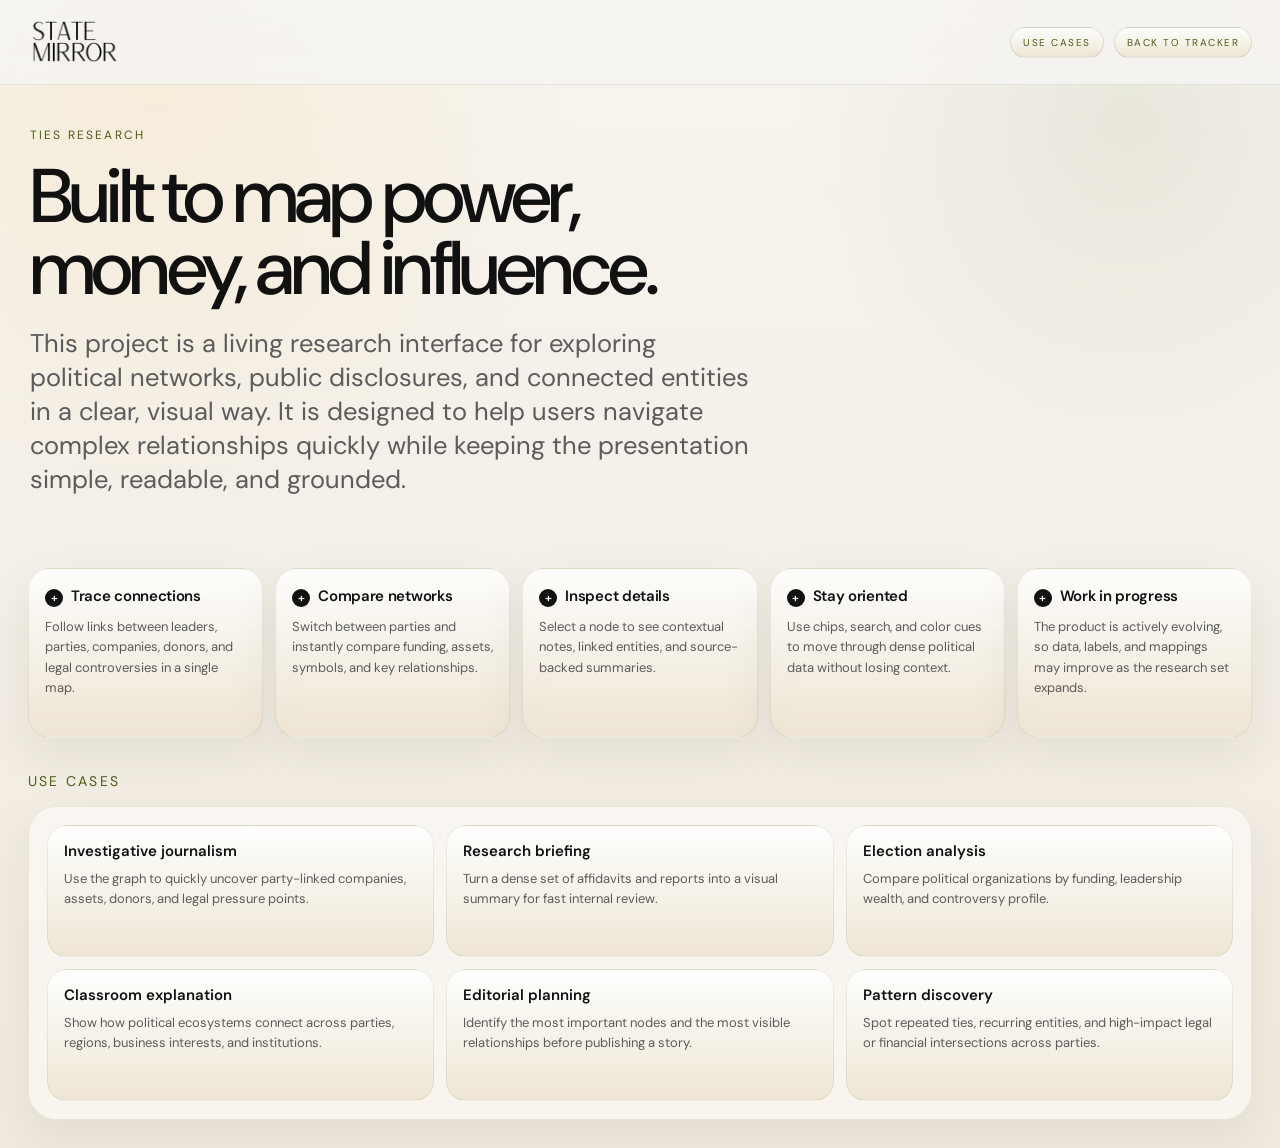
<file: about.html>
<!DOCTYPE html>
<html lang="en">
<head>
<meta charset="UTF-8">
<meta name="viewport" content="width=device-width, initial-scale=1.0">
<title>About Us and Use Cases | TIES Research</title>
<link rel="preconnect" href="https://fonts.googleapis.com">
<link href="https://fonts.googleapis.com/css2?family=DM+Sans:wght@300;400;500;600;700&display=swap" rel="stylesheet">
<link rel="stylesheet" href="about.css">
</head>
  <body>
  <header>
    <a class="logo" href="index.html" aria-label="Home">
      <img src="ties-research-logo.png" alt="Downties Research">
    </a>
    <nav class="top-nav" aria-label="About and use cases">
      <a href="#use-cases" class="top-nav-link">Use Cases</a>
      <a href="index.html" class="top-nav-link">Back to Tracker</a>
    </nav>
  </header>

  <main class="page">
    <section class="hero" id="about-us">
      <div class="hero-kicker">TIES Research</div>
      <h1>Built to map power, money, and influence.</h1>
      <p>
        This project is a living research interface for exploring political networks,
        public disclosures, and connected entities in a clear, visual way. It is designed
        to help users navigate complex relationships quickly while keeping the presentation
        simple, readable, and grounded.
      </p>
    </section>

    <section class="card-grid" aria-label="About details">
      <article class="info-card">
        <div class="card-title">Trace connections</div>
        <div class="card-text">Follow links between leaders, parties, companies, donors, and legal controversies in a single map.</div>
      </article>
      <article class="info-card">
        <div class="card-title">Compare networks</div>
        <div class="card-text">Switch between parties and instantly compare funding, assets, symbols, and key relationships.</div>
      </article>
      <article class="info-card">
        <div class="card-title">Inspect details</div>
        <div class="card-text">Select a node to see contextual notes, linked entities, and source-backed summaries.</div>
      </article>
      <article class="info-card">
        <div class="card-title">Stay oriented</div>
        <div class="card-text">Use chips, search, and color cues to move through dense political data without losing context.</div>
      </article>
      <article class="info-card">
        <div class="card-title">Work in progress</div>
        <div class="card-text">The product is actively evolving, so data, labels, and mappings may improve as the research set expands.</div>
      </article>
    </section>

    <section id="use-cases">
      <div class="section-title">Use Cases</div>
      <div class="usecase-wrap">
        <div class="usecase-grid">
          <article class="usecase">
            <h3>Investigative journalism</h3>
            <p>Use the graph to quickly uncover party-linked companies, assets, donors, and legal pressure points.</p>
          </article>
          <article class="usecase">
            <h3>Research briefing</h3>
            <p>Turn a dense set of affidavits and reports into a visual summary for fast internal review.</p>
          </article>
          <article class="usecase">
            <h3>Election analysis</h3>
            <p>Compare political organizations by funding, leadership wealth, and controversy profile.</p>
          </article>
          <article class="usecase">
            <h3>Classroom explanation</h3>
            <p>Show how political ecosystems connect across parties, regions, business interests, and institutions.</p>
          </article>
          <article class="usecase">
            <h3>Editorial planning</h3>
            <p>Identify the most important nodes and the most visible relationships before publishing a story.</p>
          </article>
          <article class="usecase">
            <h3>Pattern discovery</h3>
            <p>Spot repeated ties, recurring entities, and high-impact legal or financial intersections across parties.</p>
          </article>
        </div>
      </div>
    </section>
  </main>
</body>
</html>
</file>
<file: about.css>
*, *::before, *::after { box-sizing: border-box; margin: 0; padding: 0; }

  :root {
    --bg: #f6f4f1;
    --surface: #f7f4ef;
    --surface2: #ece2ce;
    --border: rgba(34,51,0,0.10);
    --border2: rgba(34,51,0,0.16);
    --text: #111111;
    --muted: #5c5c5c;
    --accent: #4b5d16;
    --accent2: #e45c10;
    --shadow: 0 18px 50px rgba(34,51,0,0.08);
    --sans: 'DM Sans', sans-serif;
    --mono: 'DM Sans', sans-serif;
  }

  body {
    font-family: var(--sans);
    color: var(--text);
    min-height: 100vh;
    overflow-y: auto;
    background:
      radial-gradient(circle at 12% 8%, rgba(242,182,53,0.10), transparent 28%),
      radial-gradient(circle at 88% 10%, rgba(75,93,22,0.08), transparent 22%),
      linear-gradient(180deg, #f7f4ef 0%, #f1eadf 100%);
  }
  html {
    scroll-behavior: smooth;
    scrollbar-width: thin;
    scrollbar-color: rgba(75,93,22,0.22) transparent;
  }
  body::-webkit-scrollbar { width: 10px; }
  body::-webkit-scrollbar-track { background: transparent; }
  body::-webkit-scrollbar-thumb { background: rgba(75,93,22,0.22); border-radius: 999px; }

  header {
    position: sticky;
    top: 0;
    z-index: 20;
    display: flex;
    align-items: center;
    justify-content: space-between;
    gap: 16px;
    padding: 18px 28px;
    background: rgba(246,244,241,0.88);
    backdrop-filter: blur(12px);
    border-bottom: 1px solid rgba(34,51,0,0.08);
  }
  .logo {
    display: flex;
    align-items: center;
    min-width: 0;
    text-decoration: none;
    color: inherit;
  }
  .logo img {
    display: block;
    width: auto;
    height: 48px;
    max-width: min(320px, 72vw);
    object-fit: contain;
  }
  .top-nav {
    display: flex;
    gap: 10px;
    flex-wrap: wrap;
    justify-content: flex-end;
  }
  .top-nav-link {
    text-decoration: none;
    color: var(--accent);
    font-family: var(--mono);
    font-size: 10px;
    letter-spacing: 0.15em;
    text-transform: uppercase;
    border: 1px solid rgba(34,51,0,0.12);
    padding: 8px 12px;
    border-radius: 999px;
    background: linear-gradient(180deg, rgba(255,255,255,0.86), rgba(236,226,206,0.82));
  }

  .page {
    max-width: 1280px;
    margin: 0 auto;
    padding: 28px;
  }

  .hero {
    padding: 14px 2px 24px;
    max-width: 760px;
  }
  .hero-kicker {
    font-size: 12px;
    font-family: var(--mono);
    letter-spacing: 0.18em;
    text-transform: uppercase;
    color: var(--accent);
    margin-bottom: 18px;
  }
  .hero h1 {
    font-size: clamp(42px, 6vw, 76px);
    line-height: 0.95;
    letter-spacing: -0.05em;
    font-weight: 500;
    margin-bottom: 22px;
  }
  .hero p {
    max-width: 720px;
    font-size: clamp(18px, 2vw, 28px);
    line-height: 1.32;
    color: var(--muted);
    font-weight: 400;
  }

  .card-grid {
    margin-top: 48px;
    display: grid;
    grid-template-columns: repeat(5, minmax(0, 1fr));
    gap: 12px;
  }
  .info-card {
    min-height: 170px;
    background: linear-gradient(180deg, rgba(255,255,255,0.84), rgba(236,226,206,0.76));
    border: 1px solid rgba(34,51,0,0.08);
    border-radius: 22px;
    padding: 18px 16px 16px;
    box-shadow: var(--shadow);
  }
  .card-title {
    display: flex;
    align-items: flex-start;
    gap: 8px;
    font-size: 15px;
    line-height: 1.2;
    font-weight: 600;
    margin-bottom: 10px;
    letter-spacing: -0.02em;
  }
  .card-title::before {
    content: "+";
    flex: 0 0 auto;
    display: inline-grid;
    place-items: center;
    width: 18px;
    height: 18px;
    border-radius: 50%;
    background: #111111;
    color: #f6f4f1;
    font-size: 12px;
    line-height: 1;
    margin-top: 2px;
  }
  .card-text {
    font-size: 13px;
    line-height: 1.55;
    color: var(--muted);
  }

  .section-title {
    margin-top: 34px;
    font-size: 14px;
    font-family: var(--mono);
    letter-spacing: 0.16em;
    text-transform: uppercase;
    color: var(--accent);
  }

  .usecase-wrap {
    margin-top: 16px;
    background: rgba(255,255,255,0.48);
    border: 1px solid rgba(34,51,0,0.08);
    border-radius: 28px;
    padding: 18px;
    box-shadow: var(--shadow);
  }
  .usecase-grid {
    display: grid;
    grid-template-columns: repeat(3, minmax(0, 1fr));
    gap: 12px;
  }
  .usecase {
    background: linear-gradient(180deg, rgba(255,255,255,0.88), rgba(236,226,206,0.8));
    border-radius: 20px;
    border: 1px solid rgba(34,51,0,0.08);
    padding: 16px;
    min-height: 132px;
  }
  .usecase h3 {
    font-size: 15px;
    line-height: 1.25;
    margin-bottom: 8px;
    font-weight: 600;
  }
  .usecase p {
    font-size: 13px;
    line-height: 1.55;
    color: var(--muted);
  }

  @media (max-width: 1080px) {
    .card-grid { grid-template-columns: repeat(3, minmax(0, 1fr)); }
    .usecase-grid { grid-template-columns: repeat(2, minmax(0, 1fr)); }
  }

  @media (max-width: 720px) {
    header {
      padding: 14px 12px;
      align-items: flex-start;
      flex-direction: column;
    }
    .logo img {
      height: 40px;
      max-width: 80vw;
    }
    .page {
      padding: 14px 12px 24px;
    }
    .hero {
      padding-top: 10px;
    }
    .hero p {
      font-size: 18px;
    }
    .card-grid,
    .usecase-grid {
      grid-template-columns: 1fr;
    }
    .info-card,
    .usecase {
      min-height: auto;
    }
    html, body {
      overflow-y: auto;
      -webkit-overflow-scrolling: touch;
    }
    body::-webkit-scrollbar {
      width: 6px;
    }
  }
</file>
